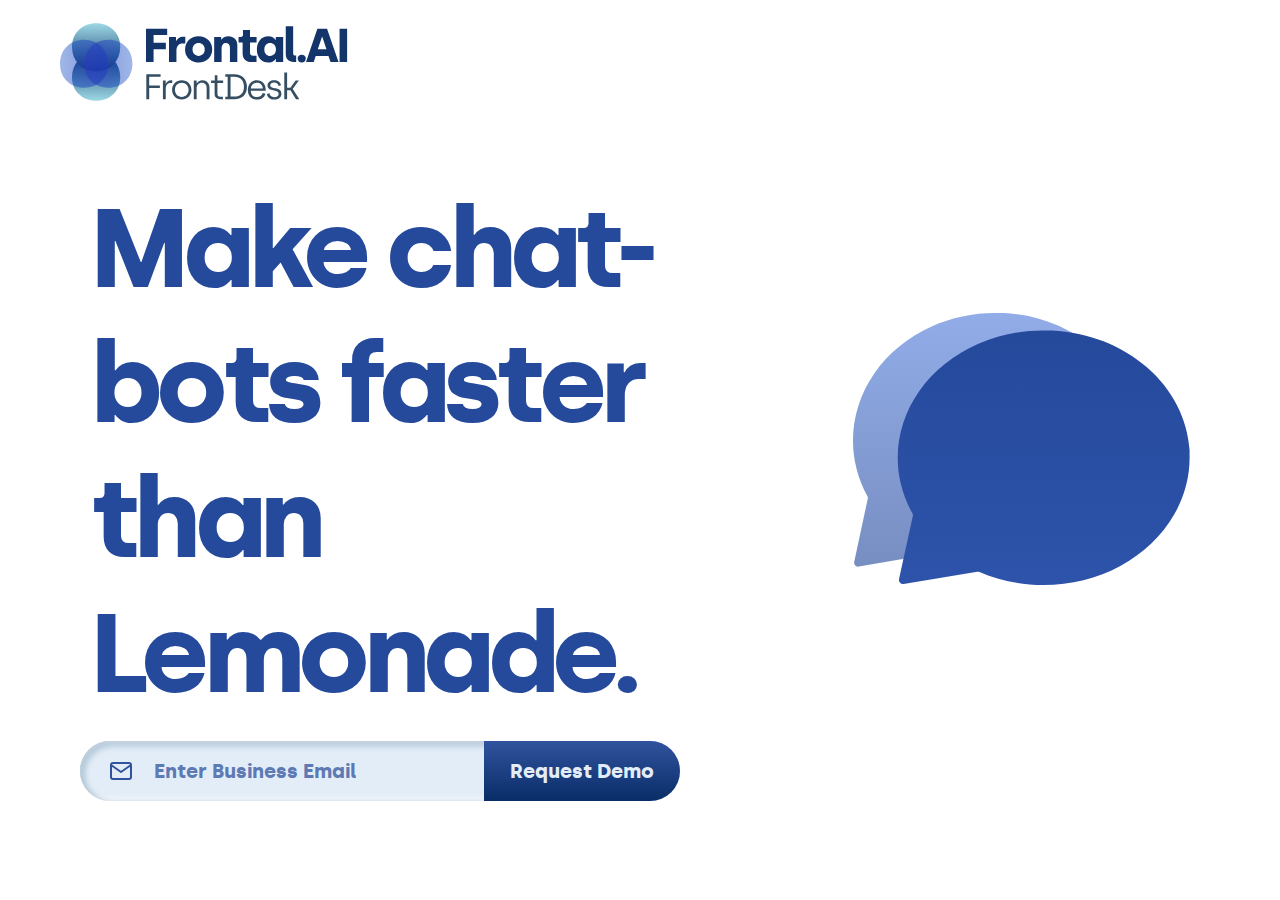
<file: index.html>
<!DOCTYPE html>
<html lang="en">

<head>
    <meta charset="UTF-8">
    <meta name="viewport" content="width=device-width, initial-scale=1.0">
    <title>Frontal.AI</title>
    <link rel="stylesheet" href="./style.css">
</head>

<body>
    <div class="titleBar">

        <img src="assets/logoWfrontdesk.svg" alt="logo with frontDesk" class="logo">

    </div>
    <div class="content">
        <div class="welcomeText">
            Make chat-bots faster than Lemonade.
        </div>
        <div class="welcomeIcon">
            <img src="./assets/images/message-icon.svg" alt="Message Icon">
        </div>
    </div>
    <div class="demoInput">

        <svg width="22" height="18" viewBox="0 0 22 18" fill="none" xmlns="http://www.w3.org/2000/svg">
            <path
                d="M21 3C21 1.9 20.1 1 19 1H3C1.9 1 1 1.9 1 3M21 3V15C21 16.1 20.1 17 19 17H3C1.9 17 1 16.1 1 15V3M21 3L11 10L1 3"
                stroke="#31539E" stroke-width="2" stroke-linecap="round" stroke-linejoin="round" />
        </svg>

        <input type="email" class="morphInput" placeholder="Enter Business Email">
        <button class="requestButton" type="submit">
            Request Demo
        </button>

    </div>

    <script src="./app.js"></script>
    <script src="https://code.jquery.com/jquery-3.5.1.min.js"
        integrity="sha256-9/aliU8dGd2tb6OSsuzixeV4y/faTqgFtohetphbbj0=" crossorigin="anonymous"></script>
</body>

</html>
</file>
<file: style.css>
* {
    margin: 0;
    padding: 0;
    box-sizing: border-box;
}

body {
    font-family: 'Silka', Arial, Helvetica, sans-serif;
}

.titleBar {
    display: flex;
    padding: 20px 0 0 60px;
}

.logo {
    height: 50%;
    width: 350px;
}

.content {
    padding: 70px 90px 20px 90px;
    display: flex;
    flex-direction: row;
    /* flex-wrap: wrap; */
    align-items: center;

}

.welcomeIcon {
    animation: bounce 1.5s cubic-bezier(0.77, 0, 0.175, 1) 0s;

}

.welcomeText {
    font-size: 7rem;
    font-weight: 600;
    display: flex;
    align-items: center;
    letter-spacing: -0.06em;
    color: #254A9C;
    animation: reveal 1.5s cubic-bezier(0.77, 0, 0.175, 1) 0s;
}

.demoInput {
    background: #E3EDF7;
    box-shadow: inset 0px 2px 4px #C8D4E2, inset 4px 2px 6px #B1C5D5, inset 3px 6px 6px #C3D7E7, inset -6px -3px 5px rgba(255, 255, 255, 0.750601);
    border-radius: 30px;
    width: 600px;
    display: flex;
    align-items: center;
    border: none;
    padding: 0px 0px 0px 30px;
    margin: 0px 0px 0px 80px;
    animation: reveal 1.5s cubic-bezier(0.77, 0, 0.175, 1) 0s;



}

.morphInput {
    padding: 15px 30px 15px 20px;
    margin: 0 0 0 2px;
    font-family: 'Silka', Arial, Helvetica, sans-serif;
    font-weight: bold;
    font-size: 20px;
    width: 350px;
    color: #31539E;
    background: transparent;
    border: 0px solid;
    outline: 0px;
    animation: reveal 1.5s cubic-bezier(0.77, 0, 0.175, 1) 0s;

}

.morphInput:focus {
    outline: none;
}

.morphInput::placeholder {

    color: rgba(49, 84, 158, 0.749);
}


.requestButton {
    cursor: pointer;
    color: #E3EDF7;
    border: 0px;
    font-family: Silka;
    font-style: normal;
    font-weight: bold;
    font-size: 20px;
    background: linear-gradient(180deg, #31539E 0%, #082D67 100%);
    border-radius: 0px 30px 30px 0px;
    text-align: center;
    line-height: 60px;
    height: 60px;
    flex-grow: 2;
    animation: reveal 1.5s cubic-bezier(0.77, 0, 0.175, 1) 0s;

}

.requestButton:hover {
    background-color: rgb(61, 119, 242);
}


/* Animations */

@keyframes bounce {
    0% {
        transform: translate(-50%, 0%);
        opacity: 0;


    }

    /* 50% {
        transform: translate(0, 50%);
        opacity: 1;
    } */

    100% {
        transform: translate(0, 0);
        opacity: 1;
    }
}

@keyframes reveal {
    0% {
        transform: translate(60%, 0%);
        opacity: 0;
        visibility: hidden;

    }

    100% {
        transform: translate(0, 0);
        opacity: 1;
        visibility: visible;

    }
}


/* Media Queries */

@font-face {
    font-family: 'Silka';
    src: url('./assets/fonts/Silka-Thin.woff2') format('woff2'),
        url('./assets/fonts/Silka-Thin.woff') format('woff');
    font-weight: 100;
    font-style: normal;
}

@font-face {
    font-family: 'Silka';
    src: url('./assets/fonts/Silka-Light.woff2') format('woff2'),
        url('./assets/fonts/Silka-Light.woff') format('woff');
    font-weight: 300;
    font-style: normal;
}

@font-face {
    font-family: 'Silka';
    src: url('./assets/fonts/Silka-Bold.woff2') format('woff2'),
        url('./assets/fonts/Silka-Bold.woff') format('woff');
    font-weight: bold;
    font-style: normal;
}

@font-face {
    font-family: 'Silka';
    src: url('./assets/fonts/Silka-Medium.woff2') format('woff2'),
        url('./assets/fonts/Silka-Medium.woff') format('woff');
    font-weight: 500;
    font-style: normal;
}

@font-face {
    font-family: 'Silka';
    src: url('./assets/fonts/Silka-RegularItalic.woff2') format('woff2'),
        url('./assets/fonts/Silka-RegularItalic.woff') format('woff');
    font-weight: normal;
    font-style: italic;
}
</file>
